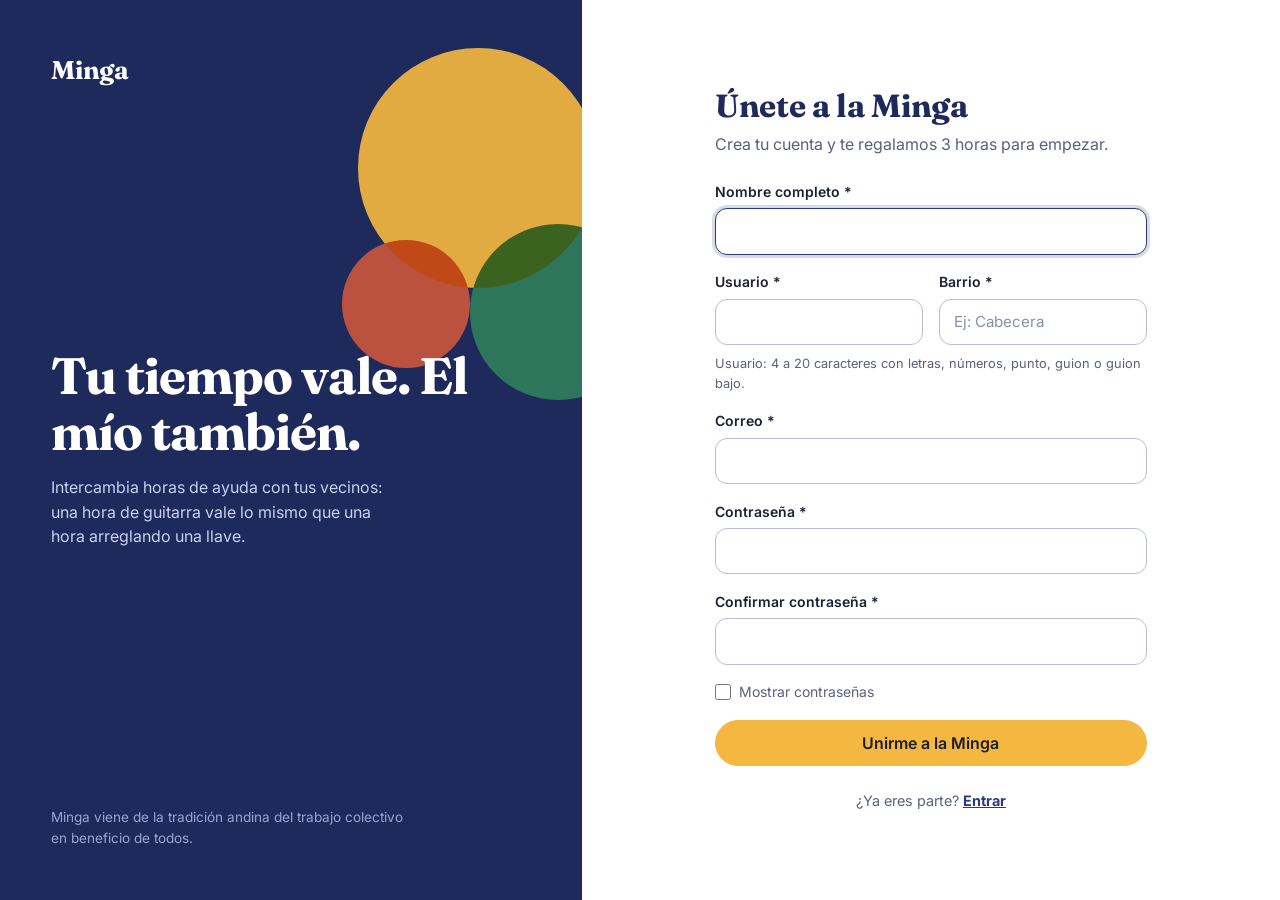
<file: minga/src/main/resources/static/registro.html>
<!DOCTYPE html>
<html lang="es">
<head>
    <meta charset="UTF-8">
    <meta name="viewport" content="width=device-width, initial-scale=1">
    <link rel="icon" href="data:image/svg+xml,%3Csvg xmlns=%27http://www.w3.org/2000/svg%27 viewBox=%270 0 32 32%27%3E%3Crect width=%2732%27 height=%2732%27 rx=%278%27 fill=%27%231f2a5c%27/%3E%3Ccircle cx=%2713%27 cy=%2713%27 r=%277%27 fill=%27%23f4b73f%27/%3E%3Ccircle cx=%2721%27 cy=%2716%27 r=%277%27 fill=%27%232f7d5b%27 fill-opacity=%27.9%27/%3E%3Ccircle cx=%2715%27 cy=%2722%27 r=%276%27 fill=%27%23c8553d%27 fill-opacity=%27.9%27/%3E%3C/svg%3E">
    <link rel="preconnect" href="https://fonts.googleapis.com">
    <link rel="preconnect" href="https://fonts.gstatic.com" crossorigin>
    <link href="https://fonts.googleapis.com/css2?family=Fraunces:opsz,wght@9..144,600;9..144,700&family=Inter:wght@400;500;600;700&display=swap" rel="stylesheet">
    <link rel="stylesheet" href="minga.css">
    <title>Únete · Minga</title>
</head>
<body>
<div class="acceso">
    <aside class="acceso-marca">
        <div class="circulos" aria-hidden="true"><i></i><i></i><i></i></div>
        <span class="logo">Minga</span>
        <div>
            <p class="marca-titular">Tu tiempo vale. El mío también.</p>
            <p class="marca-texto">Intercambia horas de ayuda con tus vecinos: una hora de guitarra vale lo mismo que una hora arreglando una llave.</p>
        </div>
        <p class="marca-nota">Minga viene de la tradición andina del trabajo colectivo en beneficio de todos.</p>
    </aside>

    <main class="acceso-formulario">
        <div class="acceso-caja">
            <h1>Únete a la Minga</h1>
            <p class="bajada">Crea tu cuenta y te regalamos 3 horas para empezar.</p>

            <div id="mensaje" class="mensaje" role="alert" hidden></div>

            <form id="formRegistro" novalidate>
                <div class="campo">
                    <label for="nombreCompleto">Nombre completo *</label>
                    <input type="text" id="nombreCompleto" autocomplete="name" maxlength="60" autofocus>
                    <small class="error" data-error-for="nombreCompleto"></small>
                </div>
                <div class="campos-fila">
                    <div class="campo">
                        <label for="username">Usuario *</label>
                        <input type="text" id="username" autocomplete="username" maxlength="20">
                        <small class="error" data-error-for="username"></small>
                    </div>
                    <div class="campo">
                        <label for="barrio">Barrio *</label>
                        <input type="text" id="barrio" maxlength="40" placeholder="Ej: Cabecera">
                        <small class="error" data-error-for="barrio"></small>
                    </div>
                </div>
                <small class="ayuda" style="margin-top:-.5rem">Usuario: 4 a 20 caracteres con letras, números, punto, guion o guion bajo.</small>
                <div class="campo">
                    <label for="email">Correo *</label>
                    <input type="email" id="email" autocomplete="email" maxlength="100">
                    <small class="error" data-error-for="email"></small>
                </div>
                <div class="campo">
                    <label for="password">Contraseña *</label>
                    <input type="password" id="password" class="pw" autocomplete="new-password" maxlength="64" placeholder=" ">
                    <div class="fuerza" aria-hidden="true">
                        <span class="fuerza-pista"><span class="fuerza-barra" id="fuerzaBarra"></span></span>
                        <span class="fuerza-texto" id="fuerzaTexto"></span>
                    </div>
                    <ul id="reglas" class="reglas" aria-live="polite"></ul>
                    <small class="error" data-error-for="password"></small>
                </div>
                <div class="campo">
                    <label for="confirmarPassword">Confirmar contraseña *</label>
                    <input type="password" id="confirmarPassword" class="pw" autocomplete="new-password" maxlength="64">
                    <small class="error" data-error-for="confirmarPassword"></small>
                </div>
                <label class="check"><input type="checkbox" id="mostrarPassword"> Mostrar contraseñas</label>
                <button type="submit" id="btnRegistrar" class="primario">Unirme a la Minga</button>
            </form>

            <p class="enlace">¿Ya eres parte? <a href="login.html">Entrar</a></p>
        </div>
    </main>
</div>
<script src="auth.js"></script>
</body>
</html>
</file>
<file: minga/src/main/resources/static/minga.css>
/* ============================================================
   Minga - estilos
   Indigo (confianza) + maiz (energia) + verde hoja (exito) + tierra (alertas)
   ============================================================ */
:root {
    --indigo: #1f2a5c;
    --indigo-700: #2b3a80;
    --indigo-100: #e3e6f6;
    --indigo-50: #f3f4fa;
    --maiz: #f4b73f;
    --maiz-100: #fdf0d2;
    --hoja: #2f7d5b;
    --hoja-100: #dff1e7;
    --tierra: #c8553d;
    --tierra-100: #fbe6e1;
    --texto: #1b1f33;
    --suave: #5a6080;
    --borde: #d9dceb;
    --fondo: #f7f7fb;
    --radio: 16px;
    --display: "Fraunces", Georgia, "Times New Roman", serif;
    --cuerpo: "Inter", "Segoe UI", system-ui, -apple-system, Roboto, Arial, sans-serif;
}

*, *::before, *::after { box-sizing: border-box; }
[hidden] { display: none !important; }
body { margin: 0; font-family: var(--cuerpo); font-size: 1rem; line-height: 1.55; color: var(--texto); background: var(--fondo); }
h1, h2, h3, p { margin: 0; }
h1, h2, h3 { font-family: var(--display); font-weight: 700; line-height: 1.2; letter-spacing: -.01em; color: var(--indigo); }
a { color: var(--indigo-700); }
:focus-visible { outline: 3px solid rgba(244, 183, 63, .8); outline-offset: 2px; }

/* ---------- Formularios y botones ---------- */
label { font-size: .875rem; font-weight: 600; }
input[type="text"], input[type="email"], input[type="password"], input[type="number"], input[type="date"],
input[type="search"], select, textarea {
    width: 100%; font: inherit; font-size: .95rem; color: var(--texto);
    padding: .65rem .85rem; border: 1px solid #b8bdd8; border-radius: 12px; background: #fff;
    transition: border-color .12s, box-shadow .12s;
}
textarea { resize: vertical; min-height: 5.5rem; }
input:focus, select:focus, textarea:focus { outline: none; border-color: var(--indigo-700); box-shadow: 0 0 0 3px rgba(43, 58, 128, .18); }
input[aria-invalid="true"], select[aria-invalid="true"], textarea[aria-invalid="true"] { border-color: var(--tierra); box-shadow: 0 0 0 3px rgba(200, 85, 61, .15); }
input::placeholder, textarea::placeholder { color: #8a90ae; }
.campo { display: flex; flex-direction: column; gap: .35rem; }
.campos-fila { display: grid; grid-template-columns: 1fr 1fr; gap: 1rem; }
.check { display: flex; align-items: center; gap: .5rem; font-weight: 400; color: var(--suave); cursor: pointer; }
.check input { width: 1rem; height: 1rem; accent-color: var(--indigo-700); margin: 0; }
.ayuda { color: var(--suave); font-size: .8rem; }
small.error { color: var(--tierra); font-size: .82rem; display: flex; flex-direction: column; gap: .1rem; }
small.error:empty { display: none; }

button, .boton {
    display: inline-flex; align-items: center; justify-content: center; gap: .4rem;
    height: 2.6rem; padding: 0 1.1rem; font: inherit; font-size: .9rem; font-weight: 600;
    color: var(--indigo); background: #fff; border: 1.5px solid #b8bdd8; border-radius: 999px;
    cursor: pointer; text-decoration: none; transition: background-color .12s, border-color .12s;
}
button:hover, .boton:hover { background: var(--indigo-50); border-color: var(--indigo-700); }
button:disabled { opacity: .55; cursor: not-allowed; }
button.primario { background: var(--maiz); border-color: var(--maiz); color: var(--texto); }
button.primario:hover { background: #ffc85c; border-color: #ffc85c; }
button.indigo { background: var(--indigo); border-color: var(--indigo); color: #fff; }
button.indigo:hover { background: var(--indigo-700); border-color: var(--indigo-700); }
button.peligro { color: var(--tierra); border-color: #e6b8ae; }
button.peligro:hover { background: var(--tierra-100); border-color: var(--tierra); }
button.chico { white-space: nowrap; height: 2.1rem; padding: 0 .85rem; font-size: .82rem; }
button.sobre-oscuro { background: transparent; color: #fff; border-color: rgba(255, 255, 255, .45); }
button.sobre-oscuro:hover { background: rgba(255, 255, 255, .12); border-color: #fff; }

/* ---------- Mensajes ---------- */
.mensaje { display: flex; align-items: flex-start; gap: .65rem; padding: .75rem 1rem; border: 1px solid; border-radius: 14px; font-size: .9rem; font-weight: 500; margin-bottom: 1.25rem; }
.mensaje::before { flex: none; width: 1.25rem; height: 1.25rem; display: grid; place-items: center; border: 1.5px solid currentColor; border-radius: 50%; font-size: .72rem; font-weight: 700; line-height: 1; margin-top: .1rem; }
.mensaje.exito { background: var(--hoja-100); color: #1d6342; border-color: #b6dcc7; }
.mensaje.exito::before { content: "✓"; }
.mensaje.info { background: var(--indigo-100); color: var(--indigo-700); border-color: #c4c9ea; }
.mensaje.info::before { content: "i"; font-family: Georgia, serif; font-style: italic; }
.mensaje.error { background: var(--tierra-100); color: #a3402b; border-color: #f0c1b7; }
.mensaje.error::before { content: "!"; }

#avisos { position: fixed; right: 1rem; bottom: 1rem; z-index: 50; display: flex; flex-direction: column; gap: .5rem; max-width: min(24rem, calc(100vw - 2rem)); }
#avisos .mensaje { margin: 0; box-shadow: 0 10px 30px rgba(31, 42, 92, .2); background-clip: padding-box; animation: entrar .18s ease-out; }
#avisos .mensaje.exito { background: #f3fbf6; }
#avisos .mensaje.info { background: #f3f4fc; }
#avisos .mensaje.error { background: #fff4f1; }
@keyframes entrar { from { opacity: 0; transform: translateY(8px); } }

/* ---------- Barra superior ---------- */
.topbar { position: sticky; top: 0; z-index: 20; background: var(--indigo); color: #fff; }
.topbar-interior { max-width: 1180px; margin: 0 auto; padding: .7rem clamp(1rem, 3vw, 2rem); display: flex; align-items: center; gap: 1.25rem; }
.logo { display: flex; align-items: center; gap: .55rem; color: #fff; text-decoration: none; font-family: var(--display); font-weight: 700; font-size: 1.35rem; letter-spacing: -.01em; }
.logo-marca { width: 1.9rem; height: 1.9rem; position: relative; }
.logo-marca i { position: absolute; width: 1.15rem; height: 1.15rem; border-radius: 50%; opacity: .92; }
.logo-marca i:nth-child(1) { background: var(--maiz); left: 0; top: 0; }
.logo-marca i:nth-child(2) { background: var(--hoja); right: 0; top: .3rem; }
.logo-marca i:nth-child(3) { background: var(--tierra); left: .45rem; bottom: 0; }
.nav { display: flex; gap: .2rem; flex: 1; overflow-x: auto; scrollbar-width: none; }
.nav a { color: #c9d0f0; text-decoration: none; padding: .45rem .85rem; border-radius: 999px; font-size: .9rem; font-weight: 600; white-space: nowrap; }
.nav a:hover { background: rgba(255, 255, 255, .1); color: #fff; }
.nav a.activo { background: var(--maiz); color: var(--texto); }
.sesion { display: flex; align-items: center; gap: .6rem; }
.chip-saldo { display: inline-flex; align-items: baseline; gap: .3rem; padding: .3rem .8rem; border-radius: 999px; background: rgba(255, 255, 255, .12); color: #fff; text-decoration: none; font-size: .8rem; }
.chip-saldo strong { font-family: var(--display); font-size: 1.15rem; color: var(--maiz); }
.avatar-usuario { width: 2.1rem; height: 2.1rem; border-radius: 50%; display: grid; place-items: center; background: var(--maiz); color: var(--texto); font-weight: 700; text-decoration: none; }

/* ---------- Estructura ---------- */
.contenedor { max-width: 1180px; margin: 0 auto; padding: 2rem clamp(1rem, 3vw, 2rem) 4rem; }
.encabezado { display: flex; justify-content: space-between; align-items: flex-end; gap: 1rem 2rem; flex-wrap: wrap; margin-bottom: 1.5rem; }
.encabezado h1 { font-size: clamp(1.7rem, 3vw, 2.25rem); }
.bajada { color: var(--suave); margin-top: .3rem; max-width: 56ch; }
.tarjeta { background: #fff; border: 1px solid var(--borde); border-radius: var(--radio); padding: 1.35rem 1.5rem; }
.tarjeta h2 { font-size: 1.2rem; margin-bottom: 1rem; }
.dos-columnas { display: grid; grid-template-columns: minmax(280px, 360px) minmax(0, 1fr); gap: 1.5rem; align-items: start; }
.sticky { position: sticky; top: 5rem; }
.vacio { text-align: center; padding: 2.5rem 1rem; color: var(--suave); border: 2px dashed var(--borde); border-radius: var(--radio); background: #fff; }
.vacio strong { display: block; font-family: var(--display); font-size: 1.15rem; color: var(--indigo); margin-bottom: .25rem; }

/* ---------- Plaza ---------- */
.filtros { display: grid; grid-template-columns: auto 1fr 1fr 1fr 1.3fr; gap: .75rem; align-items: center; margin-bottom: 1.5rem; }
.segmento { display: inline-flex; padding: .25rem; background: var(--indigo-100); border-radius: 999px; }
.segmento button { height: 2.1rem; border: 0; background: transparent; color: var(--indigo-700); }
.segmento button:hover { background: rgba(255, 255, 255, .6); }
.segmento button.activo { background: var(--indigo); color: #fff; }
.rejilla-servicios { display: grid; grid-template-columns: repeat(auto-fill, minmax(290px, 1fr)); gap: 1.1rem; }
.servicio { display: flex; flex-direction: column; gap: .75rem; background: #fff; border: 1px solid var(--borde); border-top: 5px solid var(--maiz); border-radius: var(--radio); padding: 1.1rem 1.25rem 1.25rem; }
.servicio.necesidad { border-top-color: var(--hoja); }
.servicio.pausado { opacity: .65; border-top-color: #b8bdd8; }
.servicio-cab { display: flex; align-items: center; gap: .4rem; flex-wrap: wrap; }
.servicio h3 { font-size: 1.15rem; }
.servicio .desc { color: var(--suave); font-size: .92rem; display: -webkit-box; -webkit-line-clamp: 3; line-clamp: 3; -webkit-box-orient: vertical; overflow: hidden; }
.servicio-pie { margin-top: auto; flex-wrap: wrap; display: flex; align-items: center; justify-content: space-between; gap: .75rem; padding-top: .25rem; }
.chip { display: inline-block; padding: .15rem .65rem; border-radius: 999px; font-size: .75rem; font-weight: 700; background: var(--indigo-100); color: var(--indigo-700); }
.chip.oferta { background: var(--maiz-100); color: #7a5410; }
.chip.necesidad { background: var(--hoja-100); color: #1d6342; }
.horas { margin-left: auto; font-family: var(--display); font-weight: 700; font-size: 1.2rem; color: var(--indigo); }
.persona { display: flex; align-items: center; gap: .6rem; min-width: 0; }
.persona small { display: block; color: var(--suave); font-size: .78rem; }
.persona a { font-weight: 600; font-size: .9rem; text-decoration: none; }
.persona a:hover { text-decoration: underline; }
.avatar { flex: none; width: 2.2rem; height: 2.2rem; border-radius: 50%; display: grid; place-items: center; font-weight: 700; font-size: .8rem; }
.t0 { background: var(--maiz-100); color: #7a5410; }
.t1 { background: var(--hoja-100); color: #1d6342; }
.t2 { background: var(--indigo-100); color: var(--indigo-700); }
.t3 { background: var(--tierra-100); color: #a3402b; }
.avatar.grande { width: 4.5rem; height: 4.5rem; font-size: 1.4rem; font-family: var(--display); }

/* ---------- Intercambios ---------- */
.lista { display: flex; flex-direction: column; gap: 1rem; }
.intercambio { background: #fff; border: 1px solid var(--borde); border-radius: var(--radio); padding: 1.15rem 1.35rem; display: grid; gap: .75rem; }
.intercambio-cab { display: flex; align-items: flex-start; justify-content: space-between; gap: 1rem; flex-wrap: wrap; }
.intercambio h3 { font-size: 1.15rem; }
.estado { padding: .2rem .75rem; border-radius: 999px; font-size: .75rem; font-weight: 700; background: var(--indigo-100); color: var(--indigo-700); }
.estado.SOLICITADO { background: var(--maiz-100); color: #7a5410; }
.estado.ACEPTADO { background: var(--indigo-100); color: var(--indigo-700); }
.estado.REALIZADO { background: var(--hoja-100); color: #1d6342; }
.estado.RECHAZADO, .estado.CANCELADO { background: var(--tierra-100); color: #a3402b; }
.estado.EXPIRADO { background: #ececf3; color: var(--suave); }
.datos { display: flex; flex-wrap: wrap; gap: .4rem 1.5rem; color: var(--suave); font-size: .88rem; }
.datos strong { color: var(--texto); }
.nota { background: var(--indigo-50); border-radius: 12px; padding: .6rem .85rem; font-size: .9rem; }
.acciones { display: flex; flex-wrap: wrap; gap: .5rem; }

/* ---------- Libro de horas ---------- */
.saldo-grande { display: flex; align-items: center; gap: 1.5rem; flex-wrap: wrap; background: var(--indigo); color: #fff; border-radius: 24px; padding: 1.75rem 2rem; margin-bottom: 1.5rem; position: relative; overflow: hidden; }
.saldo-grande::after { content: ""; position: absolute; right: -2rem; top: -2rem; width: 11rem; height: 11rem; border-radius: 50%; background: var(--maiz); opacity: .9; }
.saldo-grande::before { content: ""; position: absolute; right: 5rem; bottom: -3rem; width: 7rem; height: 7rem; border-radius: 50%; background: var(--hoja); opacity: .9; }
.saldo-grande > * { position: relative; z-index: 1; }
.saldo-grande .cifra { font-family: var(--display); font-weight: 700; font-size: 4rem; line-height: 1; color: var(--maiz); }
.saldo-grande p { color: #c9d0f0; max-width: 34ch; }
table { width: 100%; border-collapse: collapse; }
th, td { text-align: left; padding: .75rem .9rem; border-bottom: 1px solid var(--borde); font-size: .92rem; }
th { font-size: .8rem; color: var(--suave); font-weight: 600; background: var(--indigo-50); }
td.mas { color: var(--hoja); font-weight: 700; white-space: nowrap; }
td.menos { color: var(--tierra); font-weight: 700; white-space: nowrap; }
.tabla-scroll { overflow-x: auto; }

/* ---------- Perfil ---------- */
.perfil-cab { display: flex; gap: 1.25rem; align-items: center; flex-wrap: wrap; margin-bottom: 1.5rem; }
.perfil-cab h1 { font-size: 1.8rem; }
.estrellas { color: var(--maiz); letter-spacing: .1em; font-size: 1.05rem; }
.insignias { display: flex; flex-wrap: wrap; gap: .5rem; }
.insignia { display: inline-flex; align-items: center; gap: .4rem; padding: .35rem .85rem; border-radius: 999px; background: var(--maiz-100); color: #7a5410; font-weight: 700; font-size: .85rem; }
.insignia::before { content: ""; width: .6rem; height: .6rem; border-radius: 50%; background: var(--maiz); }
.resena { padding: .9rem 0; border-bottom: 1px solid var(--borde); }
.resena:last-child { border-bottom: 0; }

/* ---------- Panel ---------- */
.cifras { display: grid; grid-template-columns: repeat(auto-fit, minmax(190px, 1fr)); gap: 1rem; margin-bottom: 1.5rem; }
.cifra-tarjeta { background: #fff; border: 1px solid var(--borde); border-radius: var(--radio); padding: 1.1rem 1.3rem; }
.cifra-tarjeta strong { display: block; font-family: var(--display); font-size: 2.4rem; line-height: 1.1; color: var(--indigo); }
.cifra-tarjeta span { color: var(--suave); font-size: .88rem; }
.barras { display: flex; flex-direction: column; gap: .75rem; }
.barra-fila { display: grid; grid-template-columns: 9rem 1fr 2.5rem; gap: .75rem; align-items: center; font-size: .9rem; }
.barra-pista { height: .85rem; background: var(--indigo-100); border-radius: 999px; overflow: hidden; }
.barra-relleno { height: 100%; background: var(--maiz); border-radius: 999px; }
.barra-relleno.verde { background: var(--hoja); }
.barra-fila b { text-align: right; }

/* ---------- Campana ---------- */
.campana-caja { position: relative; }
.campana { width: 2.3rem; height: 2.3rem; padding: 0; border-radius: 50%; position: relative; background: rgba(255, 255, 255, .12); border-color: transparent; color: #fff; }
.campana:hover { background: rgba(255, 255, 255, .22); border-color: transparent; }
.campana-icono { display: grid; place-items: center; }
.campana-badge { position: absolute; top: -.2rem; right: -.25rem; min-width: 1.15rem; height: 1.15rem; padding: 0 .25rem; border-radius: 999px; background: var(--tierra); color: #fff; font-size: .7rem; font-weight: 700; line-height: 1.15rem; text-align: center; border: 2px solid var(--indigo); }
.panel-notif { position: absolute; right: 0; top: calc(100% + .6rem); width: min(23rem, calc(100vw - 2rem)); max-height: 28rem; display: flex; flex-direction: column; background: #fff; color: var(--texto); border: 1px solid var(--borde); border-radius: 18px; box-shadow: 0 20px 50px rgba(31, 42, 92, .3); overflow: hidden; z-index: 30; }
.panel-notif[hidden] { display: none; }
.panel-notif-cab { display: flex; justify-content: space-between; align-items: center; gap: .5rem; padding: .8rem 1rem; border-bottom: 1px solid var(--borde); }
.panel-notif-lista { overflow-y: auto; }
.notif { display: flex; gap: .7rem; align-items: flex-start; width: 100%; height: auto; padding: .8rem 1rem; text-align: left; border: 0; border-bottom: 1px solid var(--borde); border-radius: 0; background: #fff; color: var(--texto); font-weight: 500; }
.notif:hover { background: var(--indigo-50); }
.notif.nueva { background: #fffaf0; font-weight: 600; }
.notif-texto { display: flex; flex-direction: column; gap: .15rem; font-size: .88rem; line-height: 1.4; }
.notif-texto small { color: var(--suave); font-weight: 400; font-size: .75rem; }
.notif-punto { flex: none; width: .65rem; height: .65rem; margin-top: .4rem; border-radius: 50%; background: var(--indigo-700); }
.notif-punto.maiz { background: var(--maiz); }
.notif-punto.hoja { background: var(--hoja); }
.notif-punto.tierra { background: var(--tierra); }

/* ---------- Horario y reseñas del trato ---------- */
.chip.franja { background: #eef0fb; color: var(--indigo-700); }
.resenas-trato { display: grid; grid-template-columns: 1fr 1fr; gap: .75rem; }
.resena-caja { background: var(--indigo-50); border-radius: 14px; padding: .75rem .95rem; display: flex; flex-direction: column; gap: .2rem; font-size: .9rem; }
.resena-caja p { color: var(--texto); }
.satisfaccion { display: grid; grid-template-columns: auto 1fr; gap: 1.5rem; align-items: center; }
.satisfaccion .grande { font-family: var(--display); font-weight: 700; font-size: 3.2rem; line-height: 1; color: var(--indigo); }
.dist-fila { display: grid; grid-template-columns: 2.2rem 1fr 2rem; gap: .6rem; align-items: center; font-size: .85rem; }
.rol-prom { display: flex; flex-wrap: wrap; gap: .5rem; margin-top: 1rem; }
.rol-prom .chip { font-size: .8rem; padding: .3rem .8rem; }

/* ---------- Dialogos ---------- */
dialog { width: calc(100% - 2rem); max-width: 30rem; padding: 1.6rem; border: 0; border-radius: 22px; color: var(--texto); box-shadow: 0 24px 60px rgba(31, 42, 92, .35); }
dialog::backdrop { background: rgba(31, 42, 92, .55); }
dialog[open] { animation: entrar .16s ease-out; }
dialog h2 { font-size: 1.3rem; margin-bottom: .4rem; }
dialog form { display: flex; flex-direction: column; gap: 1rem; }
.dlg-acciones { display: flex; justify-content: flex-end; gap: .6rem; margin-top: .5rem; }
.estrellas-input { display: flex; gap: .3rem; }
.estrellas-input button { width: 2.6rem; height: 2.6rem; padding: 0; font-size: 1.3rem; color: #b8bdd8; border-radius: 50%; }
.estrellas-input button.on { color: var(--maiz); border-color: var(--maiz); background: var(--maiz-100); }

/* ============================================================
   Login y registro
   ============================================================ */
.acceso { min-height: 100vh; display: grid; grid-template-columns: minmax(340px, 5fr) 6fr; }
.acceso-marca { position: sticky; top: 0; height: 100vh; display: flex; flex-direction: column; justify-content: space-between; gap: 2rem; padding: clamp(1.5rem, 4vw, 3.5rem); background: var(--indigo); color: #c9d0f0; overflow: hidden; }
.acceso-marca .circulos { position: absolute; right: -4rem; top: 3rem; width: 22rem; height: 22rem; pointer-events: none; }
.acceso-marca .circulos i { position: absolute; border-radius: 50%; opacity: .92; }
.circulos i:nth-child(1) { background: var(--maiz); width: 15rem; height: 15rem; right: 3rem; top: 0; }
.circulos i:nth-child(2) { background: var(--hoja); width: 11rem; height: 11rem; right: 0; top: 11rem; mix-blend-mode: multiply; }
.circulos i:nth-child(3) { background: var(--tierra); width: 8rem; height: 8rem; right: 11rem; top: 12rem; mix-blend-mode: multiply; }
.acceso-marca > * { position: relative; z-index: 1; }
.acceso-marca .logo { font-size: 1.6rem; }
.marca-titular { font-family: var(--display); font-weight: 700; font-size: clamp(2.2rem, 4vw, 3.4rem); line-height: 1.08; letter-spacing: -.02em; color: #fff; max-width: 12ch; }
.marca-texto { margin-top: 1rem; max-width: 34ch; }
.marca-nota { font-size: .85rem; color: #9aa3d0; max-width: 40ch; }
.acceso-formulario { display: flex; align-items: center; justify-content: center; padding: 2.5rem clamp(1.25rem, 5vw, 4rem); background: #fff; }
.acceso-caja { width: 100%; max-width: 27rem; }
.acceso-caja h1 { font-size: 2rem; margin-bottom: .4rem; }
.acceso-caja .bajada { margin: 0 0 1.5rem; }
.acceso-caja form { display: flex; flex-direction: column; gap: 1.05rem; }
.acceso-caja button.primario { width: 100%; height: 2.9rem; font-size: 1rem; }
.enlace { margin-top: 1.5rem; text-align: center; font-size: .9rem; color: var(--suave); }
.enlace a { font-weight: 700; }

.fuerza, .reglas { display: none; }
#password:focus ~ .fuerza, #password:not(:placeholder-shown) ~ .fuerza { display: flex; }
#password:focus ~ .reglas, #password:not(:placeholder-shown) ~ .reglas { display: grid; }
.fuerza { align-items: center; gap: .6rem; margin-top: .4rem; }
.fuerza-pista { flex: 1; height: 6px; border-radius: 99px; background: var(--borde); overflow: hidden; }
.fuerza-barra { display: block; height: 100%; width: 0; background: var(--tierra); transition: width .2s, background-color .2s; }
.fuerza-barra[data-nivel="media"] { background: #c98a1c; }
.fuerza-barra[data-nivel="fuerte"] { background: var(--hoja); }
.fuerza-texto { min-width: 3.4rem; text-align: right; font-size: .8rem; font-weight: 700; color: var(--suave); }
.reglas { list-style: none; margin: .5rem 0 0; padding: 0; gap: .25rem; font-size: .82rem; color: var(--suave); }
.reglas li { position: relative; padding-left: 1.5rem; }
.reglas li::before { content: ""; position: absolute; left: .1rem; top: .35rem; width: .7rem; height: .7rem; border-radius: 50%; border: 1.5px solid #b8bdd8; }
.reglas li.ok { color: #1d6342; }
.reglas li.ok::before { background: var(--hoja); border-color: var(--hoja); }
.reglas li.falta { color: #a3402b; }
.reglas li.falta::before { border-color: var(--tierra); }

/* ---------- Pantallas pequenas ---------- */
@media (max-width: 980px) {
    .dos-columnas { grid-template-columns: 1fr; }
    .sticky { position: static; }
    .filtros { grid-template-columns: 1fr 1fr; }
    .resenas-trato, .satisfaccion { grid-template-columns: 1fr; }
    .filtros .segmento { grid-column: 1 / -1; justify-self: start; }
}
@media (max-width: 860px) {
    .acceso { grid-template-columns: 1fr; }
    .acceso-marca { position: static; height: auto; gap: 1rem; padding: 1.5rem; }
    .acceso-marca .circulos, .marca-texto, .marca-nota { display: none; }
    .marca-titular { font-size: 1.5rem; max-width: none; }
    .acceso-formulario { align-items: flex-start; padding: 2rem 1.25rem 3rem; }
}
@media (max-width: 720px) {
    .topbar-interior { flex-wrap: wrap; gap: .6rem; }
    .nav { order: 3; flex-basis: 100%; }
    .campos-fila, .filtros { grid-template-columns: 1fr; }
    .barra-fila { grid-template-columns: 6.5rem 1fr 2rem; }
    .saldo-grande .cifra { font-size: 3rem; }
}
@media (prefers-reduced-motion: reduce) { * { transition: none !important; animation: none !important; } }
</file>
